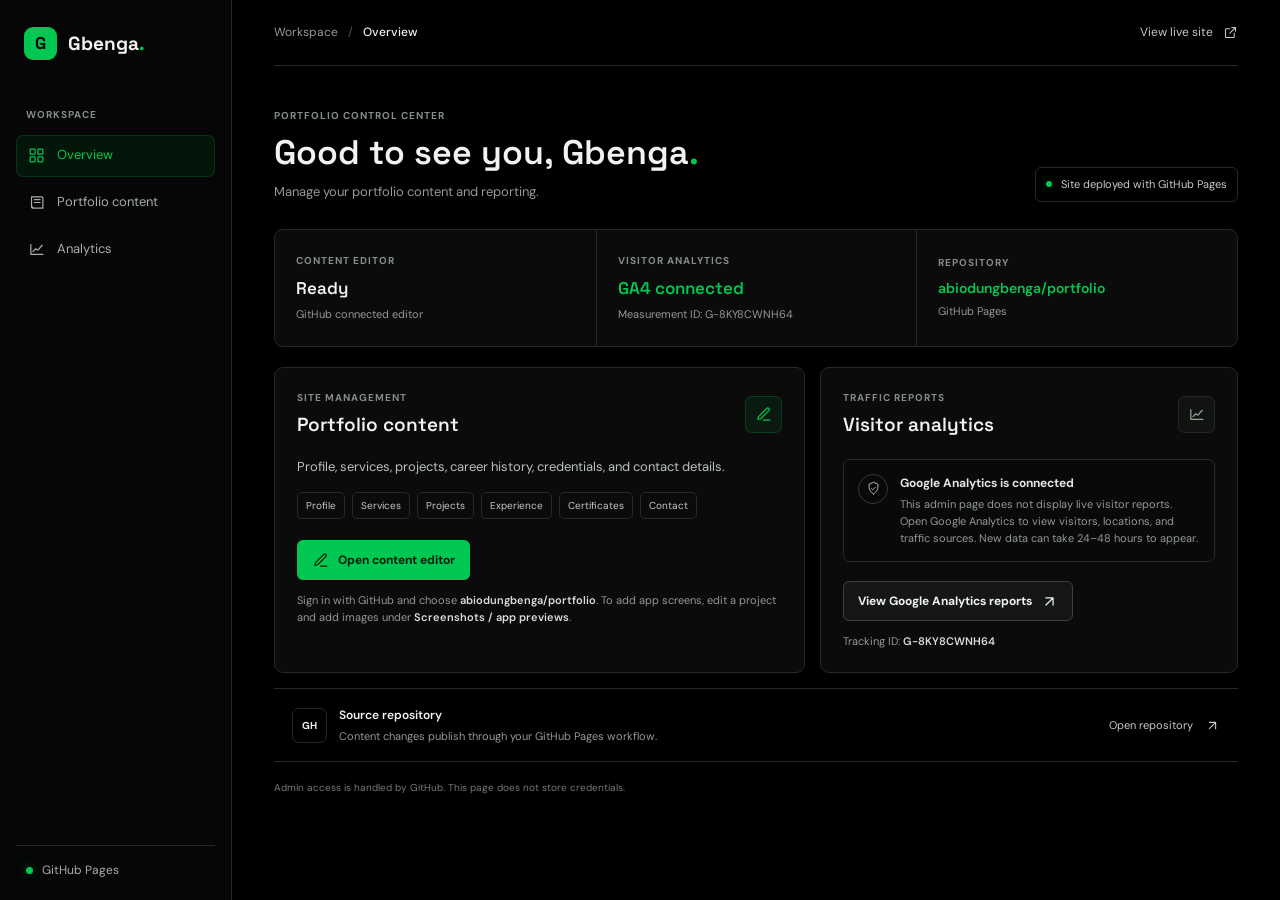
<file: admin.html>
<!doctype html>
<html lang="en">
  <head>
    <meta charset="UTF-8" />
    <meta name="viewport" content="width=device-width, initial-scale=1.0" />
    <meta name="robots" content="noindex, nofollow" />
    <meta name="theme-color" content="#000000" />
    <title>Portfolio Admin | Gbenga Abiodun</title>
    <link rel="preconnect" href="https://fonts.googleapis.com" />
    <link rel="preconnect" href="https://fonts.gstatic.com" crossorigin />
    <link
      href="https://fonts.googleapis.com/css2?family=DM+Sans:wght@400;500;600;700&family=Space+Grotesk:wght@500;600;700&display=swap"
      rel="stylesheet"
    />
    <link rel="stylesheet" href="admin.css" />
  </head>
  <body>
    <div class="admin-shell">
      <aside class="sidebar">
        <a class="brand" href="index.html" aria-label="Portfolio home">
          <span class="brand-mark">G</span>
          <span>Gbenga<span class="brand-period">.</span></span>
        </a>

        <div class="sidebar-label">WORKSPACE</div>
        <nav class="sidebar-nav" aria-label="Admin navigation">
          <a class="sidebar-link active" href="#overview">
            <svg viewBox="0 0 24 24" aria-hidden="true">
              <rect x="3" y="3" width="7" height="7" rx="1" />
              <rect x="14" y="3" width="7" height="7" rx="1" />
              <rect x="14" y="14" width="7" height="7" rx="1" />
              <rect x="3" y="14" width="7" height="7" rx="1" />
            </svg>
            Overview
          </a>
          <a class="sidebar-link" href="#content">
            <svg viewBox="0 0 24 24" aria-hidden="true">
              <path d="M5 4h14a2 2 0 0 1 2 2v14H7a2 2 0 0 1-2-2V4Z" />
              <path d="M5 17a2 2 0 0 0 2 2M9 8h8M9 12h8" />
            </svg>
            Portfolio content
          </a>
          <a class="sidebar-link" href="#analytics">
            <svg viewBox="0 0 24 24" aria-hidden="true">
              <path d="M4 19V5M4 19h17" />
              <path d="m7 15 4-4 3 2 6-7" />
            </svg>
            Analytics
          </a>
        </nav>

        <div class="sidebar-bottom">
          <span class="connection-dot"></span>
          <span>GitHub Pages</span>
        </div>
      </aside>

      <main class="main-content" id="overview">
        <header class="topbar">
          <div class="breadcrumbs">
            <span>Workspace</span><span class="crumb-divider">/</span
            ><strong>Overview</strong>
          </div>
          <a class="site-link" href="index.html" target="_blank" rel="noopener">
            View live site
            <svg viewBox="0 0 24 24" aria-hidden="true">
              <path d="M14 4h6v6M20 4l-9 9" />
              <path
                d="M18 13v6a1 1 0 0 1-1 1H5a1 1 0 0 1-1-1V7a1 1 0 0 1 1-1h6"
              />
            </svg>
          </a>
        </header>

        <section class="page-heading">
          <div>
            <p class="eyebrow">PORTFOLIO CONTROL CENTER</p>
            <h1>Good to see you, Gbenga<span>.</span></h1>
            <p class="heading-copy">
              Manage your portfolio content and reporting.
            </p>
          </div>
          <span class="system-status"
            ><span></span> Site deployed with GitHub Pages</span
          >
        </section>

        <section class="summary-grid" aria-label="Portfolio status">
          <article class="summary-item">
            <span class="summary-label">CONTENT EDITOR</span>
            <strong>Ready</strong>
            <span class="summary-note">GitHub connected editor</span>
          </article>
          <article class="summary-item" id="analytics">
            <span class="summary-label">VISITOR ANALYTICS</span>
            <strong class="status-connected">GA4 connected</strong>
            <span class="summary-note">Measurement ID: G-8KY8CWNH64</span>
          </article>
          <article class="summary-item">
            <span class="summary-label">REPOSITORY</span>
            <a
              class="repo-value"
              href="https://github.com/abiodungbenga/portfolio"
              target="_blank"
              rel="noopener"
              >abiodungbenga/portfolio</a
            >
            <span class="summary-note">GitHub Pages</span>
          </article>
        </section>

        <section class="workspace-grid" id="content">
          <article class="workspace-panel content-panel">
            <div class="panel-heading">
              <div>
                <p class="eyebrow">SITE MANAGEMENT</p>
                <h2>Portfolio content</h2>
              </div>
              <span class="panel-icon">
                <svg viewBox="0 0 24 24" aria-hidden="true">
                  <path d="M12 20h9" />
                  <path d="M16.5 3.5a2.12 2.12 0 0 1 3 3L8 18l-4 1 1-4Z" />
                </svg>
              </span>
            </div>
            <p class="panel-copy">
              Profile, services, projects, career history, credentials, and
              contact details.
            </p>
            <div class="content-tags" aria-label="Editable sections">
              <span>Profile</span><span>Services</span><span>Projects</span
              ><span>Experience</span><span>Certificates</span
              ><span>Contact</span>
            </div>
            <a
              class="button button-primary"
              href="https://app.pagescms.org/"
              target="_blank"
              rel="noopener"
            >
              <svg viewBox="0 0 24 24" aria-hidden="true">
                <path d="M12 20h9" />
                <path d="M16.5 3.5a2.12 2.12 0 0 1 3 3L8 18l-4 1 1-4Z" />
              </svg>
              Open content editor
            </a>
            <p class="panel-footnote">
              Sign in with GitHub and choose
              <strong>abiodungbenga/portfolio</strong>. To add app screens,
              edit a project and add images under
              <strong>Screenshots / app previews</strong>.
            </p>
          </article>

          <article class="workspace-panel analytics-panel">
            <div class="panel-heading">
              <div>
                <p class="eyebrow">TRAFFIC REPORTS</p>
                <h2>Visitor analytics</h2>
              </div>
              <span class="panel-icon panel-icon-muted">
                <svg viewBox="0 0 24 24" aria-hidden="true">
                  <path d="M4 19V5M4 19h17" />
                  <path d="m7 15 4-4 3 2 6-7" />
                </svg>
              </span>
            </div>
            <div class="analytics-empty">
              <span class="analytics-mark">
                <svg viewBox="0 0 24 24" aria-hidden="true">
                  <path d="M12 21s7-4.4 7-11V5l-7-3-7 3v5c0 6.6 7 11 7 11Z" />
                  <path d="m9 12 2 2 4-4" />
                </svg>
              </span>
              <div>
                <strong>Google Analytics is connected</strong>
                <p>
                  This admin page does not display live visitor reports. Open
                  Google Analytics to view visitors, locations, and traffic
                  sources. New data can take 24–48 hours to appear.
                </p>
              </div>
            </div>
            <a
              class="button button-secondary"
              href="https://analytics.google.com/analytics/web/"
              target="_blank"
              rel="noopener"
            >
              View Google Analytics reports
              <svg viewBox="0 0 24 24" aria-hidden="true">
                <path d="M7 17 17 7M7 7h10v10" />
              </svg>
            </a>
            <p class="panel-footnote">
              Tracking ID: <strong>G-8KY8CWNH64</strong>
            </p>
          </article>
        </section>

        <section class="repository-row">
          <div>
            <span class="repo-icon" aria-hidden="true">GH</span>
            <div>
              <strong>Source repository</strong
              ><span
                >Content changes publish through your GitHub Pages
                workflow.</span
              >
            </div>
          </div>
          <a
            href="https://github.com/abiodungbenga/portfolio"
            target="_blank"
            rel="noopener"
          >
            Open repository
            <svg viewBox="0 0 24 24" aria-hidden="true">
              <path d="M7 17 17 7M7 7h10v10" />
            </svg>
          </a>
        </section>

        <footer class="admin-footer">
          Admin access is handled by GitHub. This page does not store
          credentials.
        </footer>
      </main>
    </div>
  </body>
</html>
</file>
<file: admin.css>
* {
  box-sizing: border-box;
}

:root {
  color-scheme: dark;
  --green: #00c853;
  --black: #000000;
  --surface: #0b0b0b;
  --surface-raised: #111311;
  --line: #262a27;
  --text: #f0f3f0;
  --muted: #929a94;
  --font-body: "DM Sans", sans-serif;
  --font-display: "Space Grotesk", sans-serif;
}

html {
  min-width: 320px;
  scroll-behavior: smooth;
  background: var(--black);
}

body {
  margin: 0;
  background: var(--black);
  color: var(--text);
  font-family: var(--font-body);
  font-size: 14px;
  line-height: 1.55;
}

a {
  color: inherit;
  text-decoration: none;
}

button,
a {
  -webkit-tap-highlight-color: transparent;
}

a:focus-visible {
  outline: 2px solid var(--green);
  outline-offset: 4px;
}

.admin-shell {
  min-height: 100vh;
  display: grid;
  grid-template-columns: 232px minmax(0, 1fr);
}

.sidebar {
  position: sticky;
  top: 0;
  display: flex;
  height: 100vh;
  min-height: 540px;
  flex-direction: column;
  padding: 27px 16px 20px;
  border-right: 1px solid var(--line);
  background: #050605;
}

.brand {
  display: inline-flex;
  align-items: center;
  gap: 11px;
  width: fit-content;
  padding: 0 8px;
  font-family: var(--font-display);
  font-size: 19px;
  font-weight: 700;
}

.brand-mark {
  display: grid;
  width: 33px;
  height: 33px;
  place-items: center;
  border-radius: 9px;
  background: var(--green);
  color: var(--black);
  font-size: 17px;
}

.brand-period,
.page-heading h1 span {
  color: var(--green);
}

.sidebar-label,
.eyebrow,
.summary-label {
  color: #858d87;
  font-size: 10px;
  font-weight: 700;
  letter-spacing: 0.1em;
}

.sidebar-label {
  margin: 47px 10px 12px;
}

.sidebar-nav {
  display: grid;
  gap: 5px;
}

.sidebar-link {
  display: flex;
  min-height: 42px;
  align-items: center;
  gap: 12px;
  padding: 0 11px;
  border: 1px solid transparent;
  border-radius: 7px;
  color: #a8afa9;
  font-size: 13px;
  transition:
    color 160ms ease,
    background 160ms ease,
    border-color 160ms ease;
}

.sidebar-link svg,
.site-link svg,
.panel-icon svg,
.button svg,
.repository-row svg {
  width: 17px;
  height: 17px;
  flex: 0 0 auto;
  fill: none;
  stroke: currentColor;
  stroke-linecap: round;
  stroke-linejoin: round;
  stroke-width: 1.7;
}

.sidebar-link:hover,
.sidebar-link.active {
  border-color: rgba(0, 200, 83, 0.18);
  background: rgba(0, 200, 83, 0.08);
  color: var(--green);
}

.sidebar-bottom {
  display: flex;
  align-items: center;
  gap: 9px;
  margin-top: auto;
  padding: 15px 10px 0;
  border-top: 1px solid var(--line);
  color: #a8afa9;
  font-size: 12px;
}

.connection-dot,
.system-status span {
  width: 7px;
  height: 7px;
  flex: 0 0 auto;
  border-radius: 50%;
  background: var(--green);
  box-shadow: 0 0 12px rgba(0, 200, 83, 0.42);
}

.main-content {
  width: min(100%, 1440px);
  margin: 0 auto;
  padding: 0 42px 28px;
}

.topbar {
  display: flex;
  min-height: 66px;
  align-items: center;
  justify-content: space-between;
  border-bottom: 1px solid var(--line);
}

.breadcrumbs,
.site-link {
  display: flex;
  align-items: center;
  gap: 10px;
}

.breadcrumbs {
  color: var(--muted);
  font-size: 12px;
}

.breadcrumbs strong {
  color: var(--text);
  font-weight: 500;
}

.crumb-divider {
  color: #505751;
}

.site-link {
  color: #c0c7c1;
  font-size: 12px;
  transition: color 160ms ease;
}

.site-link:hover,
.repository-row > a:hover {
  color: var(--green);
}

.site-link svg,
.repository-row svg {
  width: 15px;
  height: 15px;
}

.page-heading {
  display: flex;
  align-items: flex-end;
  justify-content: space-between;
  gap: 20px;
  padding: 42px 0 27px;
}

.eyebrow {
  margin: 0 0 9px;
}

.page-heading h1,
.panel-heading h2 {
  margin: 0;
  font-family: var(--font-display);
  font-weight: 600;
}

.page-heading h1 {
  font-size: clamp(25px, 3vw, 34px);
  line-height: 1.15;
}

.heading-copy {
  margin: 10px 0 0;
  color: var(--muted);
  font-size: 13px;
}

.system-status {
  display: inline-flex;
  align-items: center;
  gap: 9px;
  padding: 8px 10px;
  border: 1px solid var(--line);
  border-radius: 6px;
  color: #c5ccc6;
  font-size: 11px;
  white-space: nowrap;
}

.system-status span {
  width: 6px;
  height: 6px;
}

.summary-grid {
  display: grid;
  grid-template-columns: repeat(3, minmax(0, 1fr));
  border: 1px solid var(--line);
  border-radius: 9px;
  background: var(--surface);
}

.summary-item {
  display: flex;
  min-height: 116px;
  flex-direction: column;
  justify-content: center;
  padding: 18px 21px;
}

.summary-item + .summary-item {
  border-left: 1px solid var(--line);
}

.summary-label {
  margin-bottom: 7px;
}

.summary-item strong,
.repo-value {
  overflow-wrap: anywhere;
  color: var(--text);
  font-family: var(--font-display);
  font-size: 17px;
  font-weight: 600;
}

.summary-item .status-connected {
  color: var(--green);
}

.summary-note {
  margin-top: 4px;
  color: var(--muted);
  font-size: 11px;
}

.repo-value {
  color: var(--green);
  font-family: var(--font-body);
  font-size: 14px;
}

.workspace-grid {
  display: grid;
  grid-template-columns: minmax(0, 1.12fr) minmax(300px, 0.88fr);
  gap: 15px;
  margin-top: 20px;
}

.workspace-panel {
  min-width: 0;
  padding: 22px;
  border: 1px solid var(--line);
  border-radius: 9px;
  background: var(--surface);
}

.panel-heading {
  display: flex;
  align-items: center;
  justify-content: space-between;
  gap: 16px;
}

.panel-heading .eyebrow {
  margin-bottom: 5px;
}

.panel-heading h2 {
  font-size: 19px;
}

.panel-icon {
  display: grid;
  width: 37px;
  height: 37px;
  flex: 0 0 auto;
  place-items: center;
  border: 1px solid rgba(0, 200, 83, 0.2);
  border-radius: 7px;
  background: rgba(0, 200, 83, 0.08);
  color: var(--green);
}

.panel-icon-muted {
  border-color: var(--line);
  background: #111311;
  color: #9ba29c;
}

.panel-copy {
  max-width: 480px;
  margin: 17px 0 15px;
  color: #bbc2bc;
  font-size: 13px;
}

.content-tags {
  display: flex;
  flex-wrap: wrap;
  gap: 7px;
  margin-bottom: 21px;
}

.content-tags span {
  padding: 5px 8px;
  border: 1px solid var(--line);
  border-radius: 5px;
  color: #c3cac4;
  font-size: 10px;
}

.button {
  display: inline-flex;
  min-height: 40px;
  align-items: center;
  justify-content: center;
  gap: 9px;
  padding: 0 14px;
  border: 1px solid transparent;
  border-radius: 6px;
  font-size: 12px;
  font-weight: 700;
  transition:
    background 160ms ease,
    border-color 160ms ease,
    transform 160ms ease;
}

.button:hover {
  transform: translateY(-1px);
}

.button-primary {
  background: var(--green);
  color: #001b0b;
}

.button-primary:hover {
  background: #24d568;
}

.button-secondary {
  border-color: #39413b;
  background: #141714;
  color: var(--text);
}

.button-secondary:hover {
  border-color: var(--green);
}

.panel-footnote {
  margin: 12px 0 0;
  color: var(--muted);
  font-size: 11px;
}

.panel-footnote strong {
  color: #d8ded9;
  font-weight: 600;
}

.analytics-empty {
  display: flex;
  align-items: flex-start;
  gap: 12px;
  margin: 19px 0;
  padding: 14px;
  border: 1px solid var(--line);
  border-radius: 7px;
  background: #080908;
}

.analytics-mark {
  display: grid;
  width: 30px;
  height: 30px;
  flex: 0 0 auto;
  place-items: center;
  border: 1px solid #343a35;
  border-radius: 50%;
  color: #afb6b0;
}

.analytics-mark svg {
  width: 15px;
  height: 15px;
  fill: none;
  stroke: currentColor;
  stroke-linecap: round;
  stroke-linejoin: round;
  stroke-width: 1.6;
}

.analytics-empty strong {
  display: block;
  color: #e1e6e1;
  font-size: 12px;
}

.analytics-empty p {
  margin: 4px 0 0;
  color: var(--muted);
  font-size: 11px;
}

.repository-row {
  display: flex;
  min-height: 74px;
  align-items: center;
  justify-content: space-between;
  gap: 18px;
  margin-top: 15px;
  padding: 13px 18px;
  border-top: 1px solid var(--line);
  border-bottom: 1px solid var(--line);
}

.repository-row > div,
.repository-row > a {
  display: flex;
  align-items: center;
  gap: 12px;
}

.repo-icon {
  display: grid;
  width: 35px;
  height: 35px;
  flex: 0 0 auto;
  place-items: center;
  border: 1px solid var(--line);
  border-radius: 7px;
  color: var(--text);
  font-size: 10px;
  font-weight: 700;
}

.repository-row strong,
.repository-row span:not(.repo-icon) {
  display: block;
}

.repository-row strong {
  font-size: 12px;
  font-weight: 600;
}

.repository-row div div span {
  margin-top: 3px;
  color: var(--muted);
  font-size: 11px;
}

.repository-row > a {
  flex: 0 0 auto;
  color: #c5ccc6;
  font-size: 11px;
}

.admin-footer {
  padding-top: 18px;
  color: #727a73;
  font-size: 10px;
}

@media (max-width: 980px) {
  .main-content {
    padding-right: 25px;
    padding-left: 25px;
  }

  .workspace-grid {
    grid-template-columns: 1fr;
  }
}

@media (max-width: 720px) {
  .admin-shell {
    grid-template-columns: 1fr;
  }

  .sidebar {
    position: static;
    height: auto;
    min-height: 0;
    padding: 13px 16px 10px;
    border-right: 0;
    border-bottom: 1px solid var(--line);
  }

  .brand {
    padding: 0 2px 10px;
  }

  .sidebar-label,
  .sidebar-bottom {
    display: none;
  }

  .sidebar-nav {
    display: flex;
    gap: 5px;
    overflow-x: auto;
  }

  .sidebar-link {
    min-height: 37px;
    flex: 0 0 auto;
    padding: 0 9px;
    font-size: 11px;
  }

  .sidebar-link svg {
    width: 15px;
    height: 15px;
  }

  .main-content {
    padding: 0 16px 24px;
  }

  .topbar {
    min-height: 54px;
  }

  .page-heading {
    align-items: flex-start;
    flex-direction: column;
    gap: 15px;
    padding: 29px 0 21px;
  }

  .page-heading h1 {
    font-size: 27px;
  }

  .summary-grid {
    grid-template-columns: 1fr;
  }

  .summary-item {
    min-height: 88px;
    padding: 13px 16px;
  }

  .summary-item + .summary-item {
    border-top: 1px solid var(--line);
    border-left: 0;
  }

  .workspace-panel {
    padding: 17px;
  }
}

@media (max-width: 420px) {
  .breadcrumbs {
    font-size: 11px;
  }

  .site-link {
    gap: 5px;
    font-size: 11px;
  }

  .system-status {
    font-size: 10px;
  }

  .repository-row {
    align-items: flex-start;
    flex-direction: column;
  }
}

@media (prefers-reduced-motion: reduce) {
  *,
  *::before,
  *::after {
    scroll-behavior: auto !important;
    transition-duration: 0.01ms !important;
  }
}
</file>
